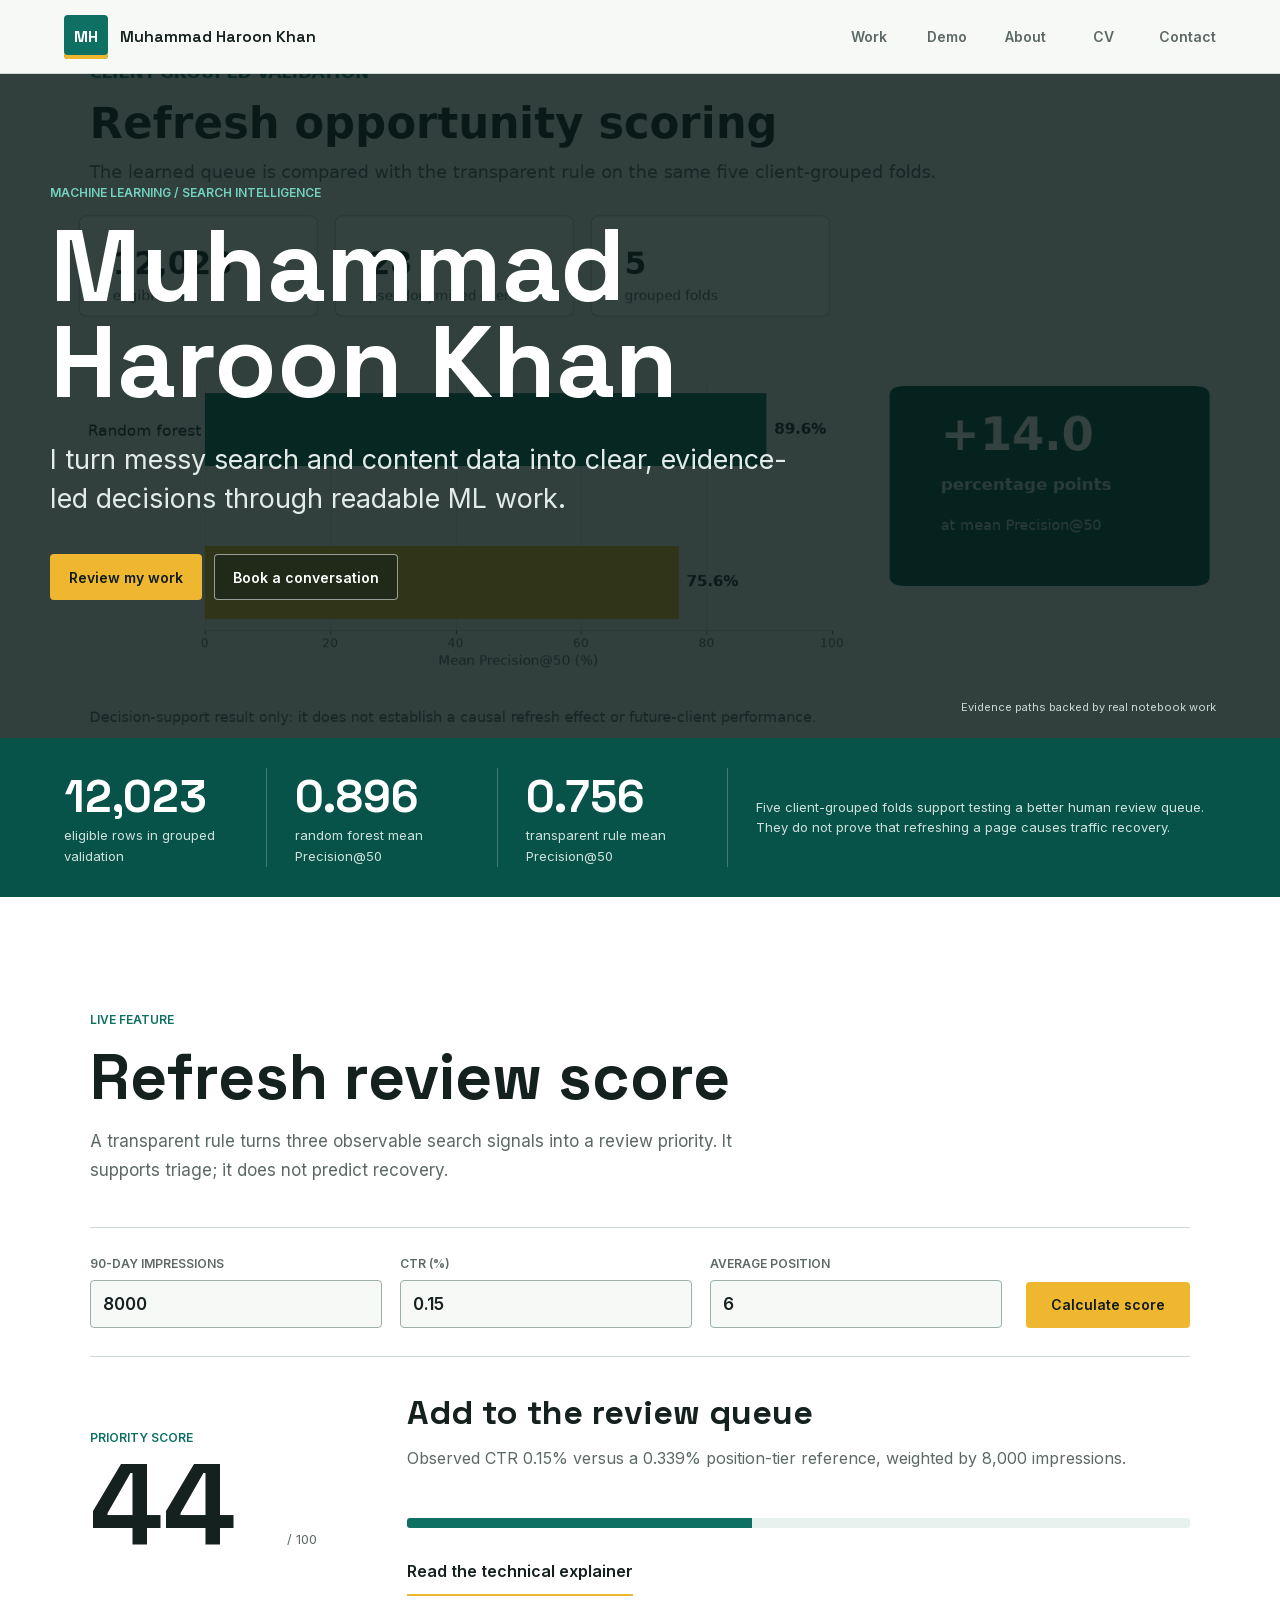
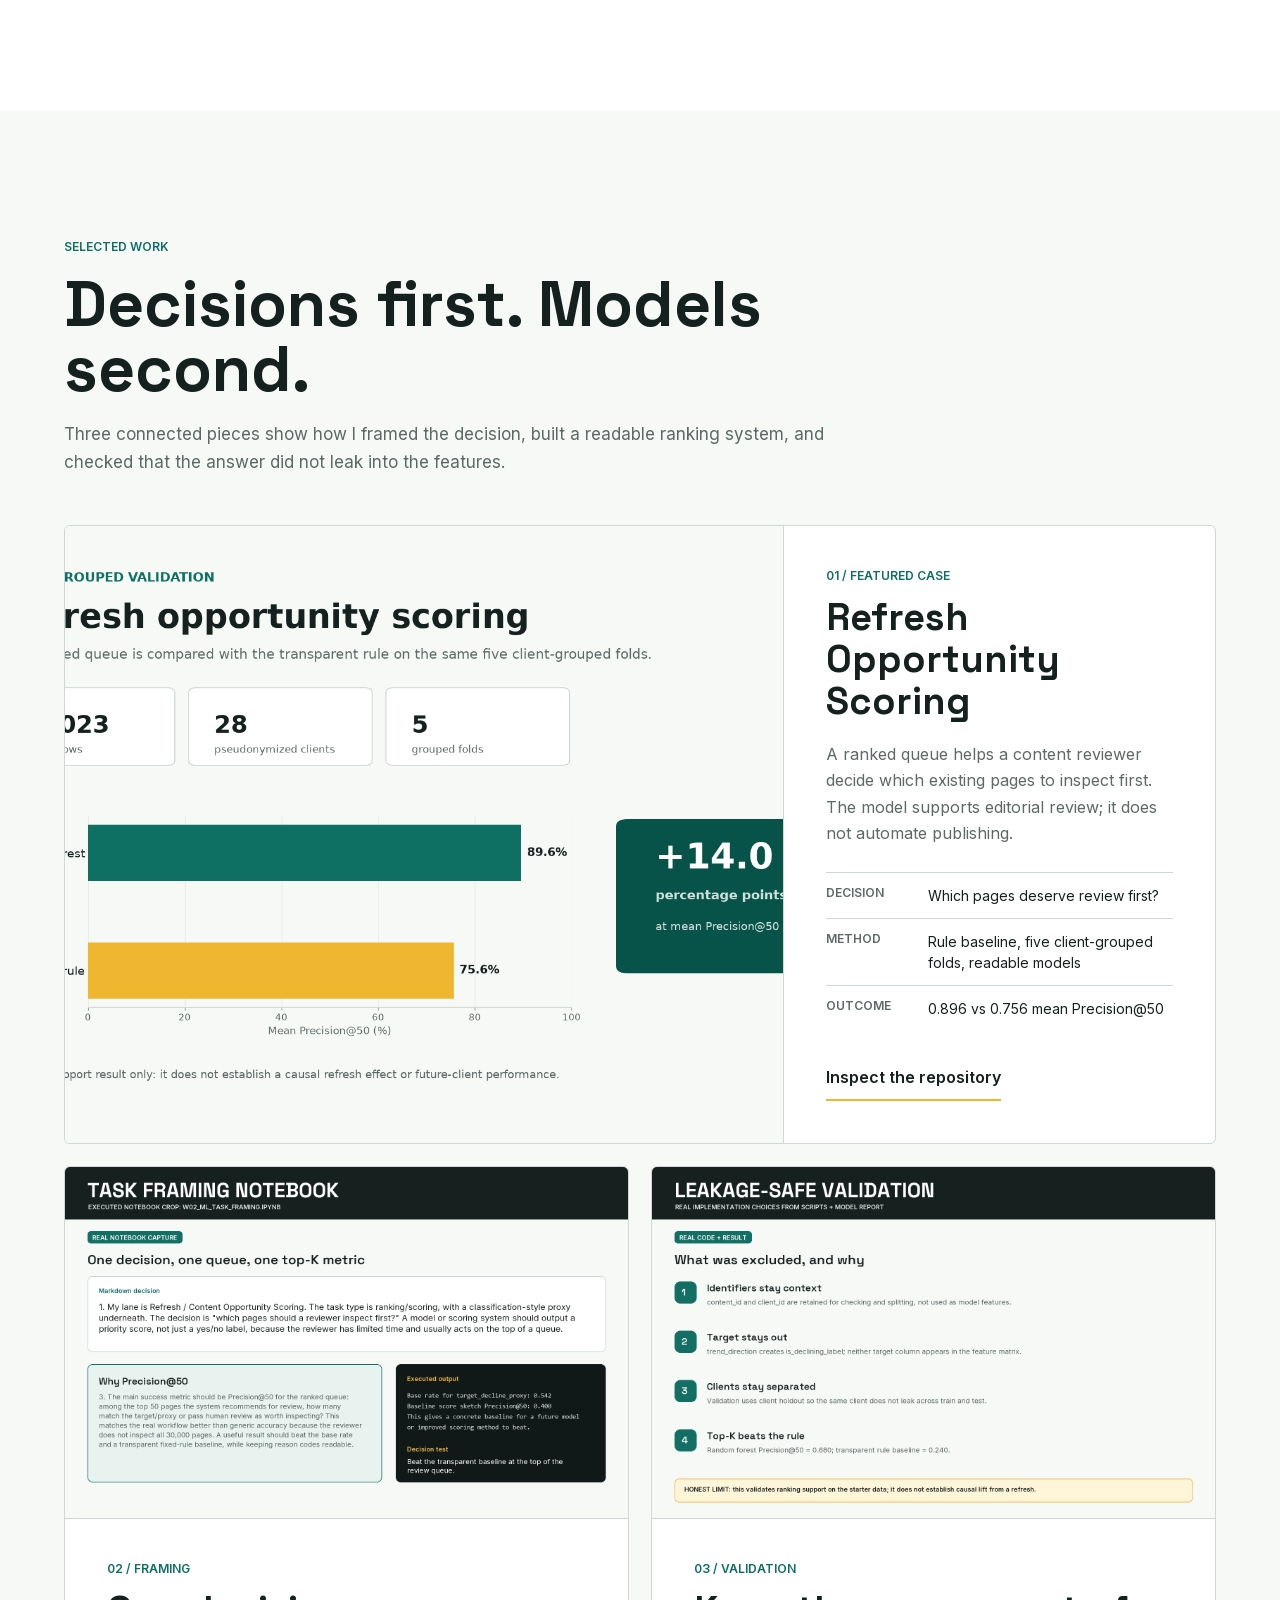
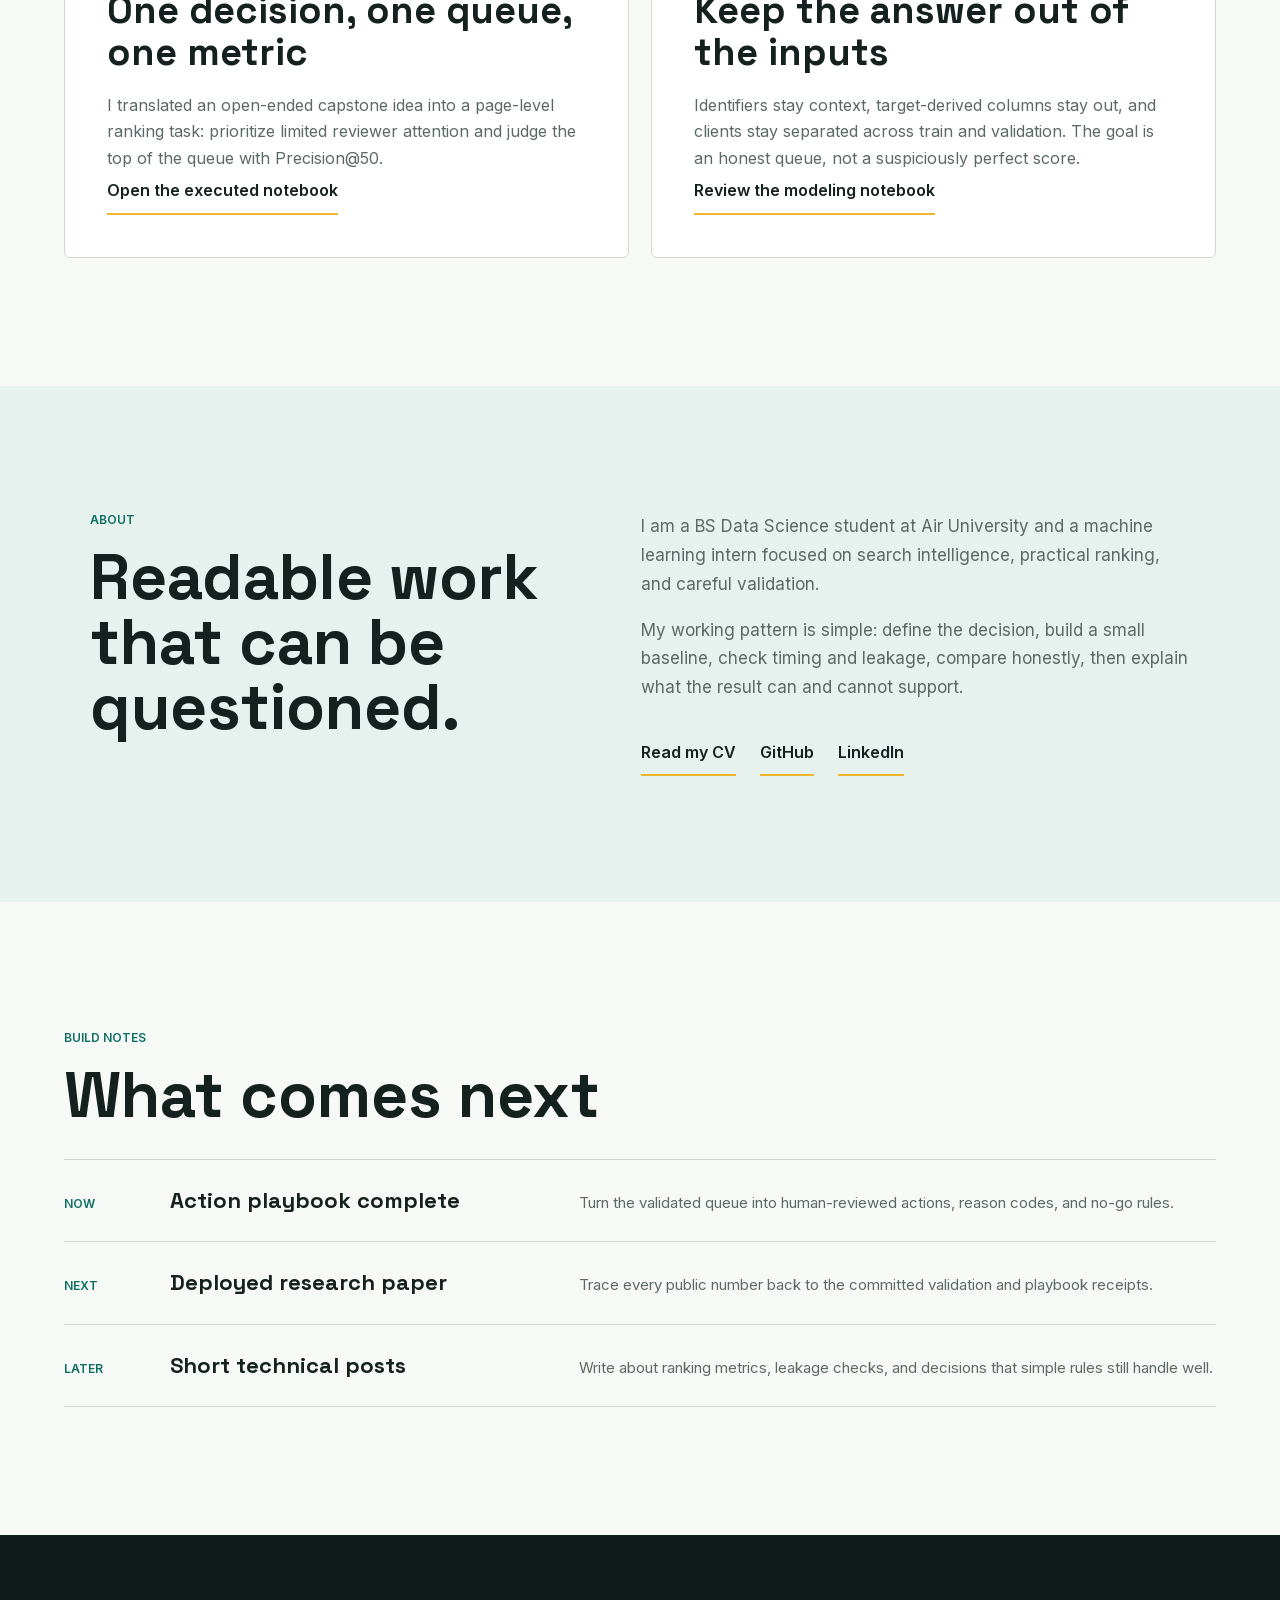
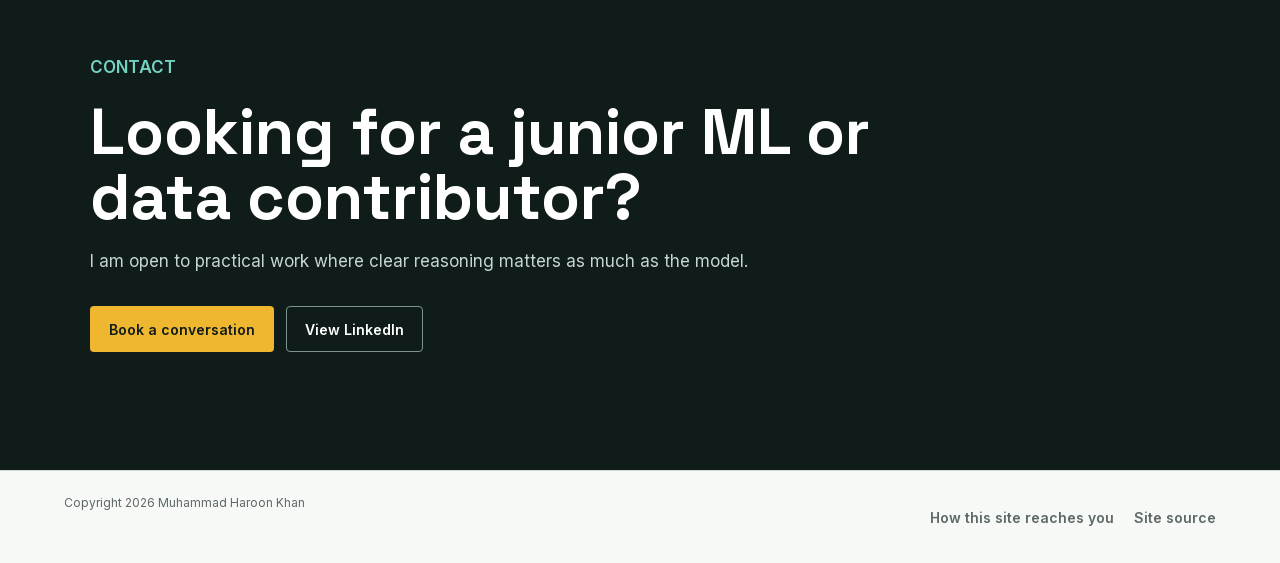
<file: index.html>
<!doctype html>
<html lang="en">
  <head>
    <meta charset="utf-8" />
    <meta name="viewport" content="width=device-width, initial-scale=1" />
    <meta
      name="description"
      content="Muhammad Haroon Khan turns search and content data into clear, evidence-led decisions through readable machine-learning work."
    />
    <meta name="robots" content="index, follow" />
    <meta name="theme-color" content="#075249" />
    <link rel="canonical" href="https://haroonk2607.github.io/ml-portfolio/" />
    <meta property="og:type" content="website" />
    <meta property="og:site_name" content="Muhammad Haroon Khan - ML Portfolio" />
    <meta property="og:title" content="Muhammad Haroon Khan | ML Portfolio" />
    <meta
      property="og:description"
      content="Search-intelligence and machine-learning work built around clear decisions, readable evidence, and honest limits."
    />
    <meta property="og:url" content="https://haroonk2607.github.io/ml-portfolio/" />
    <meta
      property="og:image"
      content="https://haroonk2607.github.io/ml-portfolio/assets/work/model-scorecard.png"
    />
    <meta property="og:image:width" content="1600" />
    <meta property="og:image:height" content="1000" />
    <meta
      property="og:image:alt"
      content="Model scorecard from Muhammad Haroon Khan's search-intelligence portfolio"
    />
    <meta name="twitter:card" content="summary_large_image" />
    <meta name="twitter:title" content="Muhammad Haroon Khan | ML Portfolio" />
    <meta
      name="twitter:description"
      content="Readable machine-learning work for practical search and content decisions."
    />
    <meta
      name="twitter:image"
      content="https://haroonk2607.github.io/ml-portfolio/assets/work/model-scorecard.png"
    />
    <title>Muhammad Haroon Khan | ML Portfolio</title>
    <link rel="icon" href="favicon.svg" type="image/svg+xml" />
    <link
      rel="preload"
      href="assets/fonts/Inter-Regular.woff2"
      as="font"
      type="font/woff2"
      crossorigin
    />
    <link
      rel="preload"
      href="assets/fonts/SpaceGrotesk-Bold.woff2"
      as="font"
      type="font/woff2"
      crossorigin
    />
    <link
      rel="preload"
      href="assets/work/hero-evidence-paths-mobile.webp"
      as="image"
      type="image/webp"
      media="(max-width: 700px)"
    />
    <link
      rel="preload"
      href="assets/work/model-scorecard.png"
      as="image"
      type="image/png"
      media="(min-width: 701px)"
    />
    <link rel="stylesheet" href="styles.css" />
    <script src="script.js" defer></script>
    <script type="application/ld+json">
      {
        "@context": "https://schema.org",
        "@type": "Person",
        "name": "Muhammad Haroon Khan",
        "url": "https://haroonk2607.github.io/ml-portfolio/",
        "jobTitle": "Machine Learning Intern",
        "sameAs": [
          "https://github.com/haroonk2607",
          "https://www.linkedin.com/in/muhammad-haroon-khan-aa30502a2/"
        ],
        "alumniOf": {
          "@type": "CollegeOrUniversity",
          "name": "Air University"
        }
      }
    </script>
  </head>
  <body>
    <a class="skip-link" href="#main-content">Skip to work</a>

    <header class="site-header">
      <a class="brand" href="#top" aria-label="Muhammad Haroon Khan home">
        <span class="mark" aria-hidden="true">MH</span>
        <span>Muhammad Haroon Khan</span>
      </a>
      <nav aria-label="Primary navigation">
        <a href="#work">Work</a>
        <a href="#demo">Demo</a>
        <a href="#about">About</a>
        <a href="cv.html">CV</a>
        <a href="#contact">Contact</a>
      </nav>
    </header>

    <main id="main-content">
      <section class="hero" id="top" aria-labelledby="hero-title">
        <div class="hero-scrim" aria-hidden="true"></div>
        <div class="hero-content">
          <p class="eyebrow">Machine learning / Search intelligence</p>
          <h1 id="hero-title">Muhammad Haroon Khan</h1>
          <p class="hero-claim">
            I turn messy search and content data into clear, evidence-led
            decisions through readable ML work.
          </p>
          <div class="hero-actions" aria-label="Primary actions">
            <a class="button button-primary" href="#work">Review my work</a>
            <a
              class="button button-secondary"
              href="mailto:haroonk2005@gmail.com?subject=Portfolio%20conversation"
            >Book a conversation</a>
          </div>
        </div>
        <p class="hero-caption">Evidence paths backed by real notebook work</p>
      </section>

      <section class="proof-band" aria-label="Portfolio proof snapshot">
        <div class="proof-item">
          <strong>12,023</strong>
          <span>eligible rows in grouped validation</span>
        </div>
        <div class="proof-item">
          <strong>0.896</strong>
          <span>random forest mean Precision@50</span>
        </div>
        <div class="proof-item">
          <strong>0.756</strong>
          <span>transparent rule mean Precision@50</span>
        </div>
        <p>
          Five client-grouped folds support testing a better human review queue.
          They do not prove that refreshing a page causes traffic recovery.
        </p>
      </section>

      <section class="demo-band" id="demo" aria-labelledby="demo-title">
        <div class="demo-heading">
          <p class="eyebrow">Live feature</p>
          <h2 id="demo-title">Refresh review score</h2>
          <p>
            A transparent rule turns three observable search signals into a
            review priority. It supports triage; it does not predict recovery.
          </p>
        </div>

        <form class="score-tool" id="score-form">
          <div class="score-inputs">
            <label for="impressions">
              <span>90-day impressions</span>
              <input
                id="impressions"
                name="impressions"
                type="number"
                min="1"
                max="1000000"
                step="1"
                value="8000"
                required
              />
            </label>
            <label for="ctr">
              <span>CTR (%)</span>
              <input
                id="ctr"
                name="ctr"
                type="number"
                min="0"
                max="100"
                step="0.01"
                value="0.15"
                required
              />
            </label>
            <label for="position">
              <span>Average position</span>
              <input
                id="position"
                name="position"
                type="number"
                min="1"
                max="20"
                step="0.1"
                value="6"
                required
              />
            </label>
          </div>
          <button class="button button-primary score-submit" type="submit">
            Calculate score
          </button>
        </form>

        <div class="score-result" aria-live="polite" aria-atomic="true">
          <div class="score-number">
            <span>Priority score</span>
            <output id="score-value" for="impressions ctr position">--</output>
            <span>/ 100</span>
          </div>
          <div class="score-interpretation">
            <strong id="score-action">Ready to score</strong>
            <p id="score-reason">Enter observed values and calculate.</p>
            <div
              class="score-meter"
              role="progressbar"
              aria-label="Review priority"
              aria-valuemin="0"
              aria-valuemax="100"
              aria-valuenow="0"
            >
              <span id="score-meter-fill"></span>
            </div>
            <a class="text-link" href="feature-explainer.html">Read the technical explainer</a>
          </div>
        </div>
        <noscript>This feature needs JavaScript enabled in the browser.</noscript>
      </section>

      <section class="section" id="work" aria-labelledby="work-title">
        <div class="section-heading">
          <p class="eyebrow">Selected work</p>
          <h2 id="work-title">Decisions first. Models second.</h2>
          <p>
            Three connected pieces show how I framed the decision, built a
            readable ranking system, and checked that the answer did not leak
            into the features.
          </p>
        </div>

        <div class="case-grid">
          <article class="case case-featured">
            <img
              src="assets/work/model-scorecard.png"
              alt="Client-grouped model scorecard showing 12,023 eligible rows, random forest mean Precision at 50 of 0.896, and rule baseline of 0.756"
              width="1600"
              height="1000"
              decoding="async"
            />
            <div class="case-copy">
              <p class="case-number">01 / Featured case</p>
              <h3>Refresh Opportunity Scoring</h3>
              <p>
                A ranked queue helps a content reviewer decide which existing
                pages to inspect first. The model supports editorial review; it
                does not automate publishing.
              </p>
              <dl class="case-details">
                <div><dt>Decision</dt><dd>Which pages deserve review first?</dd></div>
                <div><dt>Method</dt><dd>Rule baseline, five client-grouped folds, readable models</dd></div>
                <div><dt>Outcome</dt><dd>0.896 vs 0.756 mean Precision@50</dd></div>
              </dl>
              <a
                class="text-link"
                href="https://github.com/haroonk2607/flyrank-ml-internship-starter"
              >Inspect the repository</a>
            </div>
          </article>

          <article class="case">
            <img
              src="assets/work/task-framing.png"
              alt="Executed task-framing notebook explaining the review decision and Precision at 50"
              width="1600"
              height="1000"
              decoding="async"
            />
            <div class="case-copy">
              <p class="case-number">02 / Framing</p>
              <h3>One decision, one queue, one metric</h3>
              <p>
                I translated an open-ended capstone idea into a page-level
                ranking task: prioritize limited reviewer attention and judge
                the top of the queue with Precision@50.
              </p>
              <a
                class="text-link"
                href="https://github.com/haroonk2607/flyrank-ml-internship-starter/blob/main/work/notebooks/w02_ml_task_framing.ipynb"
              >Open the executed notebook</a>
            </div>
          </article>

          <article class="case">
            <img
              src="assets/work/leakage-validation.png"
              alt="Leakage-safe validation summary showing excluded identifiers, target columns, and client holdout"
              width="1600"
              height="1000"
              decoding="async"
            />
            <div class="case-copy">
              <p class="case-number">03 / Validation</p>
              <h3>Keep the answer out of the inputs</h3>
              <p>
                Identifiers stay context, target-derived columns stay out, and
                clients stay separated across train and validation. The goal is
                an honest queue, not a suspiciously perfect score.
              </p>
              <a
                class="text-link"
                href="https://github.com/haroonk2607/flyrank-ml-internship-starter/blob/main/work/notebooks/w05_model.ipynb"
              >Review the modeling notebook</a>
            </div>
          </article>
        </div>
      </section>

      <section class="about-band" id="about" aria-labelledby="about-title">
        <div>
          <p class="eyebrow">About</p>
          <h2 id="about-title">Readable work that can be questioned.</h2>
        </div>
        <div class="about-copy">
          <p>
            I am a BS Data Science student at Air University and a machine
            learning intern focused on search intelligence, practical ranking,
            and careful validation.
          </p>
          <p>
            My working pattern is simple: define the decision, build a small
            baseline, check timing and leakage, compare honestly, then explain
            what the result can and cannot support.
          </p>
          <div class="inline-links">
            <a href="cv.html">Read my CV</a>
            <a href="https://github.com/haroonk2607">GitHub</a>
            <a href="https://www.linkedin.com/in/muhammad-haroon-khan-aa30502a2/">LinkedIn</a>
          </div>
        </div>
      </section>

      <section class="section build-log" aria-labelledby="next-title">
        <div class="section-heading compact">
          <p class="eyebrow">Build notes</p>
          <h2 id="next-title">What comes next</h2>
        </div>
        <div class="roadmap" role="list">
          <div role="listitem">
            <span>Now</span>
            <strong>Action playbook complete</strong>
            <p>Turn the validated queue into human-reviewed actions, reason codes, and no-go rules.</p>
          </div>
          <div role="listitem">
            <span>Next</span>
            <strong>Deployed research paper</strong>
            <p>Trace every public number back to the committed validation and playbook receipts.</p>
          </div>
          <div role="listitem">
            <span>Later</span>
            <strong>Short technical posts</strong>
            <p>Write about ranking metrics, leakage checks, and decisions that simple rules still handle well.</p>
          </div>
        </div>
      </section>

      <section class="contact-band" id="contact" aria-labelledby="contact-title">
        <p class="eyebrow">Contact</p>
        <h2 id="contact-title">Looking for a junior ML or data contributor?</h2>
        <p>I am open to practical work where clear reasoning matters as much as the model.</p>
        <div class="contact-actions">
          <a
            class="button button-primary"
            href="mailto:haroonk2005@gmail.com?subject=Portfolio%20conversation"
          >Book a conversation</a>
          <a class="button button-secondary dark" href="https://www.linkedin.com/in/muhammad-haroon-khan-aa30502a2/">View LinkedIn</a>
        </div>
      </section>
    </main>

    <footer class="site-footer">
      <span>Copyright 2026 Muhammad Haroon Khan</span>
      <div>
        <a href="dns-walkthrough.html">How this site reaches you</a>
        <a href="https://github.com/haroonk2607/ml-portfolio">Site source</a>
      </div>
    </footer>
  </body>
</html>
</file>
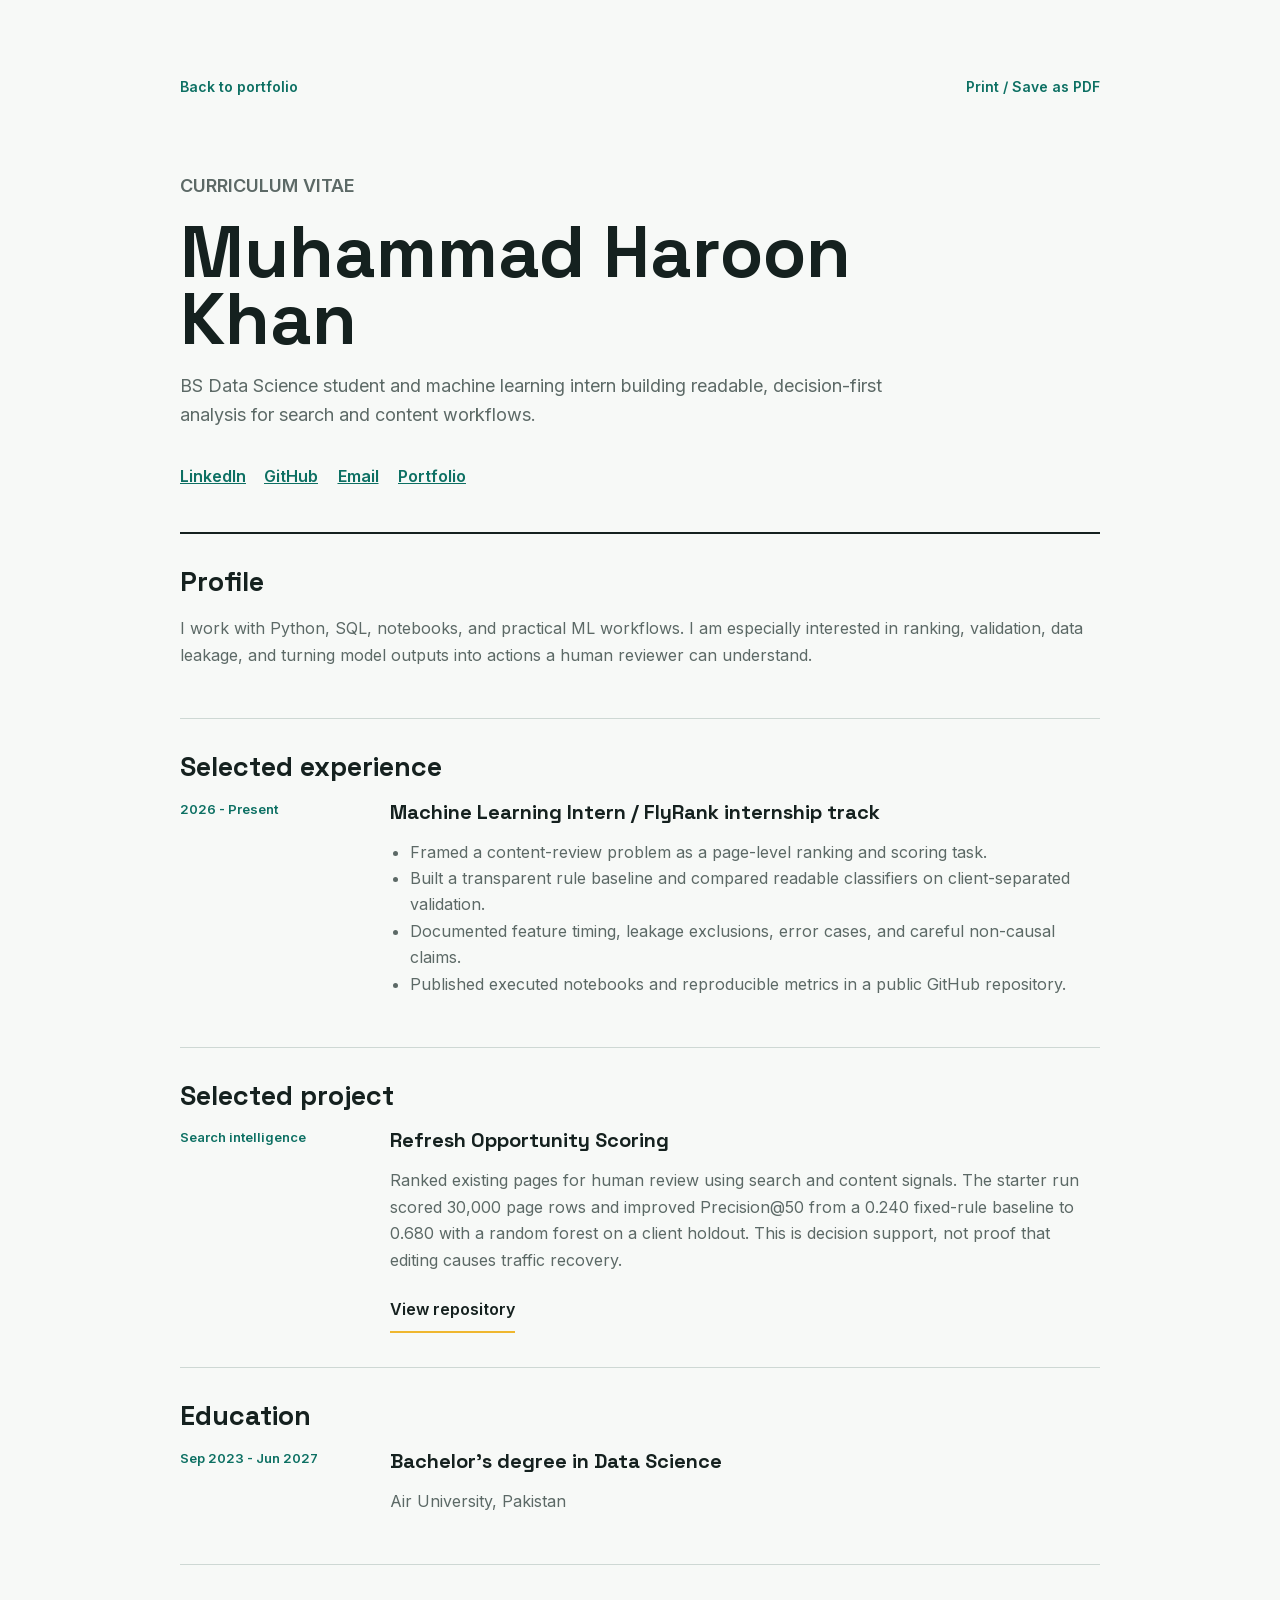
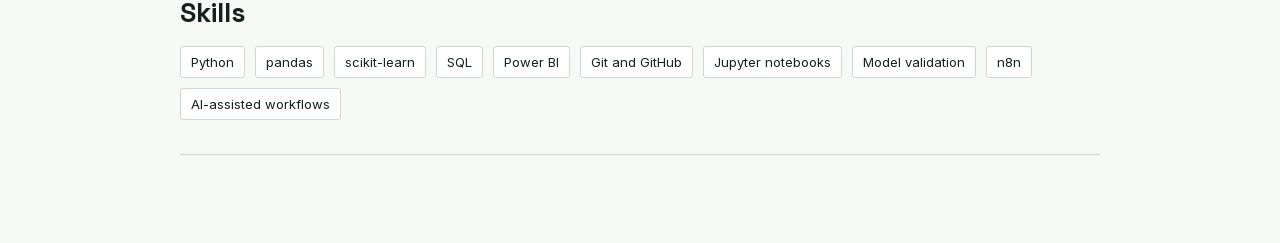
<file: cv.html>
<!doctype html>
<html lang="en">
  <head>
    <meta charset="utf-8" />
    <meta name="viewport" content="width=device-width, initial-scale=1" />
    <meta name="description" content="CV of Muhammad Haroon Khan, BS Data Science student and machine learning intern." />
    <meta name="robots" content="index, follow" />
    <link rel="canonical" href="https://haroonk2607.github.io/ml-portfolio/cv.html" />
    <title>CV | Muhammad Haroon Khan</title>
    <link rel="icon" href="favicon.svg" type="image/svg+xml" />
    <link rel="stylesheet" href="styles.css" />
    <style>
      .document-shell { width: min(920px, calc(100% - 40px)); margin: 0 auto; padding: 64px 0 88px; }
      .document-nav { display: flex; justify-content: space-between; gap: 20px; margin-bottom: 64px; }
      .document-nav a { color: var(--signal); font-weight: 600; }
      .cv-header { padding-bottom: 34px; border-bottom: 2px solid var(--ink); }
      .cv-header h1 { color: var(--ink); font-size: clamp(42px, 7vw, 72px); }
      .cv-header p { max-width: 710px; color: var(--muted); font-size: 18px; line-height: 1.6; }
      .cv-links { display: flex; flex-wrap: wrap; gap: 18px; margin-top: 24px; }
      .cv-links a { color: var(--signal); font-weight: 600; }
      .cv-section { padding: 34px 0; border-bottom: 1px solid var(--line); }
      .cv-section h2 { margin-bottom: 20px; font-size: 27px; }
      .cv-section h3 { font-size: 20px; }
      .cv-section p, .cv-section li { color: var(--muted); line-height: 1.65; }
      .cv-section ul { padding-left: 20px; }
      .cv-row { display: grid; grid-template-columns: 180px 1fr; gap: 30px; }
      .cv-row + .cv-row { margin-top: 26px; }
      .cv-date { color: var(--signal); font-size: 13px; font-weight: 600; }
      .skills { display: flex; flex-wrap: wrap; gap: 10px; }
      .skills span { padding: 7px 10px; border: 1px solid var(--line); border-radius: 3px; background: var(--white); font-size: 13px; }
      @media (max-width: 620px) { .cv-row { grid-template-columns: 1fr; gap: 8px; } }
      @media print { .document-shell { width: 100%; padding: 0; } .document-nav { display: none; } a { text-decoration: none; } }
    </style>
  </head>
  <body>
    <main class="document-shell">
      <nav class="document-nav" aria-label="CV navigation">
        <a href="index.html">Back to portfolio</a>
        <a href="javascript:window.print()">Print / Save as PDF</a>
      </nav>

      <header class="cv-header">
        <p class="eyebrow">Curriculum vitae</p>
        <h1>Muhammad Haroon Khan</h1>
        <p>
          BS Data Science student and machine learning intern building readable,
          decision-first analysis for search and content workflows.
        </p>
        <div class="cv-links">
          <a href="https://www.linkedin.com/in/muhammad-haroon-khan-aa30502a2/">LinkedIn</a>
          <a href="https://github.com/haroonk2607">GitHub</a>
          <a href="mailto:haroonk2005@gmail.com">Email</a>
          <a href="index.html">Portfolio</a>
        </div>
      </header>

      <section class="cv-section" aria-labelledby="profile-heading">
        <h2 id="profile-heading">Profile</h2>
        <p>
          I work with Python, SQL, notebooks, and practical ML workflows. I am
          especially interested in ranking, validation, data leakage, and turning
          model outputs into actions a human reviewer can understand.
        </p>
      </section>

      <section class="cv-section" aria-labelledby="experience-heading">
        <h2 id="experience-heading">Selected experience</h2>
        <div class="cv-row">
          <div class="cv-date">2026 - Present</div>
          <div>
            <h3>Machine Learning Intern / FlyRank internship track</h3>
            <ul>
              <li>Framed a content-review problem as a page-level ranking and scoring task.</li>
              <li>Built a transparent rule baseline and compared readable classifiers on client-separated validation.</li>
              <li>Documented feature timing, leakage exclusions, error cases, and careful non-causal claims.</li>
              <li>Published executed notebooks and reproducible metrics in a public GitHub repository.</li>
            </ul>
          </div>
        </div>
      </section>

      <section class="cv-section" aria-labelledby="project-heading">
        <h2 id="project-heading">Selected project</h2>
        <div class="cv-row">
          <div class="cv-date">Search intelligence</div>
          <div>
            <h3>Refresh Opportunity Scoring</h3>
            <p>
              Ranked existing pages for human review using search and content
              signals. The starter run scored 30,000 page rows and improved
              Precision@50 from a 0.240 fixed-rule baseline to 0.680 with a
              random forest on a client holdout. This is decision support, not
              proof that editing causes traffic recovery.
            </p>
            <a class="text-link" href="https://github.com/haroonk2607/flyrank-ml-internship-starter">View repository</a>
          </div>
        </div>
      </section>

      <section class="cv-section" aria-labelledby="education-heading">
        <h2 id="education-heading">Education</h2>
        <div class="cv-row">
          <div class="cv-date">Sep 2023 - Jun 2027</div>
          <div>
            <h3>Bachelor's degree in Data Science</h3>
            <p>Air University, Pakistan</p>
          </div>
        </div>
      </section>

      <section class="cv-section" aria-labelledby="skills-heading">
        <h2 id="skills-heading">Skills</h2>
        <div class="skills" aria-label="Skills list">
          <span>Python</span><span>pandas</span><span>scikit-learn</span>
          <span>SQL</span><span>Power BI</span><span>Git and GitHub</span>
          <span>Jupyter notebooks</span><span>Model validation</span>
          <span>n8n</span><span>AI-assisted workflows</span>
        </div>
      </section>
    </main>
  </body>
</html>
</file>
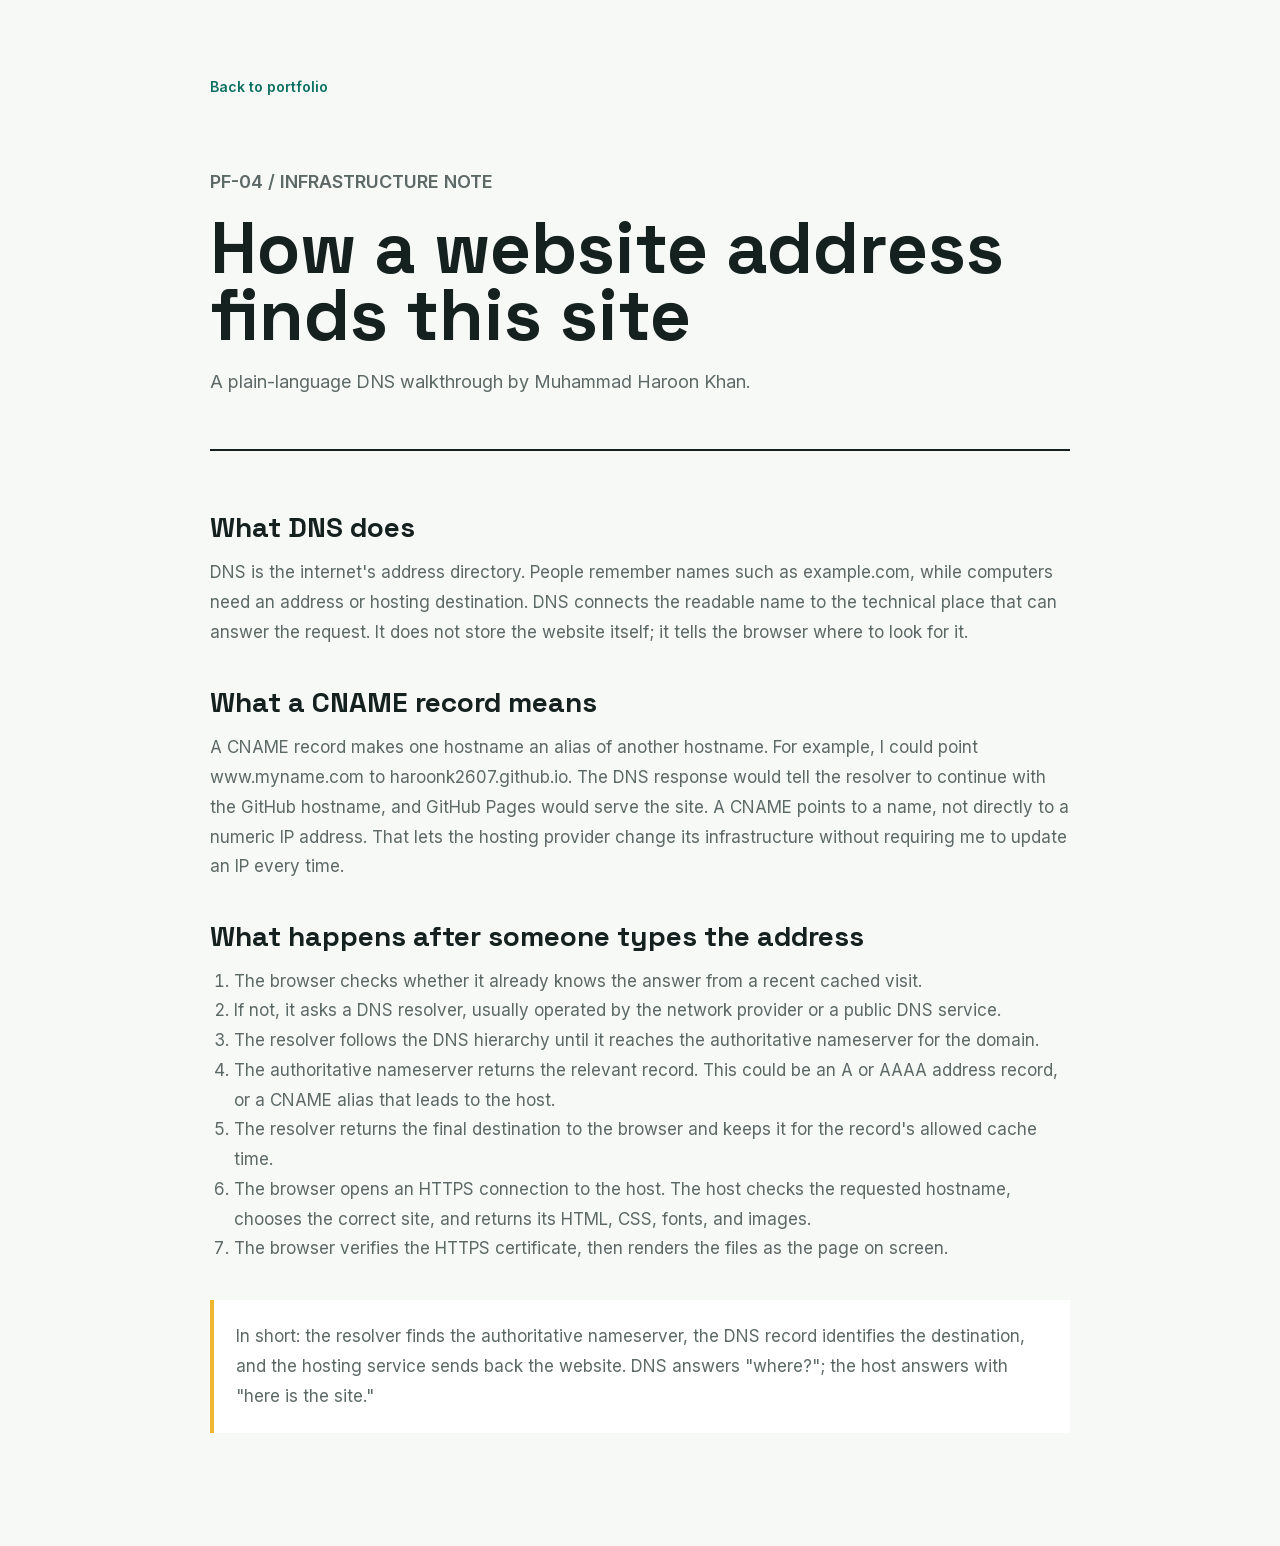
<file: dns-walkthrough.html>
<!doctype html>
<html lang="en">
  <head>
    <meta charset="utf-8" />
    <meta name="viewport" content="width=device-width, initial-scale=1" />
    <meta name="description" content="A plain-language walkthrough of DNS, CNAME records, and how a browser reaches a hosted website." />
    <meta name="robots" content="index, follow" />
    <link
      rel="canonical"
      href="https://haroonk2607.github.io/ml-portfolio/dns-walkthrough.html"
    />
    <title>DNS Walkthrough | Muhammad Haroon Khan</title>
    <link rel="icon" href="favicon.svg" type="image/svg+xml" />
    <link rel="stylesheet" href="styles.css" />
    <style>
      .document-shell { width: min(860px, calc(100% - 40px)); margin: 0 auto; padding: 64px 0 96px; }
      .document-nav { margin-bottom: 60px; }
      .document-nav a { color: var(--signal); font-weight: 600; }
      .document-header { padding-bottom: 34px; border-bottom: 2px solid var(--ink); }
      .document-header h1 { color: var(--ink); font-size: clamp(42px, 7vw, 72px); }
      .document-header p { color: var(--muted); font-size: 18px; line-height: 1.6; }
      .walkthrough { padding-top: 22px; }
      .walkthrough h2 { margin-top: 40px; font-size: 28px; }
      .walkthrough p, .walkthrough li { color: var(--muted); font-size: 17px; line-height: 1.75; }
      .walkthrough ol { padding-left: 24px; }
      .plain-note { margin-top: 36px; padding: 22px; border-left: 4px solid var(--proof); background: var(--white); }
    </style>
  </head>
  <body>
    <main class="document-shell">
      <nav class="document-nav" aria-label="Document navigation">
        <a href="index.html">Back to portfolio</a>
      </nav>

      <header class="document-header">
        <p class="eyebrow">PF-04 / Infrastructure note</p>
        <h1>How a website address finds this site</h1>
        <p>A plain-language DNS walkthrough by Muhammad Haroon Khan.</p>
      </header>

      <article class="walkthrough">
        <h2>What DNS does</h2>
        <p>
          DNS is the internet's address directory. People remember names such as
          example.com, while computers need an address or hosting destination.
          DNS connects the readable name to the technical place that can answer
          the request. It does not store the website itself; it tells the browser
          where to look for it.
        </p>

        <h2>What a CNAME record means</h2>
        <p>
          A CNAME record makes one hostname an alias of another hostname. For
          example, I could point www.myname.com to haroonk2607.github.io. The DNS
          response would tell the resolver to continue with the GitHub hostname,
          and GitHub Pages would serve the site. A CNAME points to a name, not
          directly to a numeric IP address. That lets the hosting provider change
          its infrastructure without requiring me to update an IP every time.
        </p>

        <h2>What happens after someone types the address</h2>
        <ol>
          <li>The browser checks whether it already knows the answer from a recent cached visit.</li>
          <li>If not, it asks a DNS resolver, usually operated by the network provider or a public DNS service.</li>
          <li>The resolver follows the DNS hierarchy until it reaches the authoritative nameserver for the domain.</li>
          <li>The authoritative nameserver returns the relevant record. This could be an A or AAAA address record, or a CNAME alias that leads to the host.</li>
          <li>The resolver returns the final destination to the browser and keeps it for the record's allowed cache time.</li>
          <li>The browser opens an HTTPS connection to the host. The host checks the requested hostname, chooses the correct site, and returns its HTML, CSS, fonts, and images.</li>
          <li>The browser verifies the HTTPS certificate, then renders the files as the page on screen.</li>
        </ol>

        <p class="plain-note">
          In short: the resolver finds the authoritative nameserver, the DNS
          record identifies the destination, and the hosting service sends back
          the website. DNS answers "where?"; the host answers with "here is the
          site."
        </p>
      </article>
    </main>
  </body>
</html>
</file>
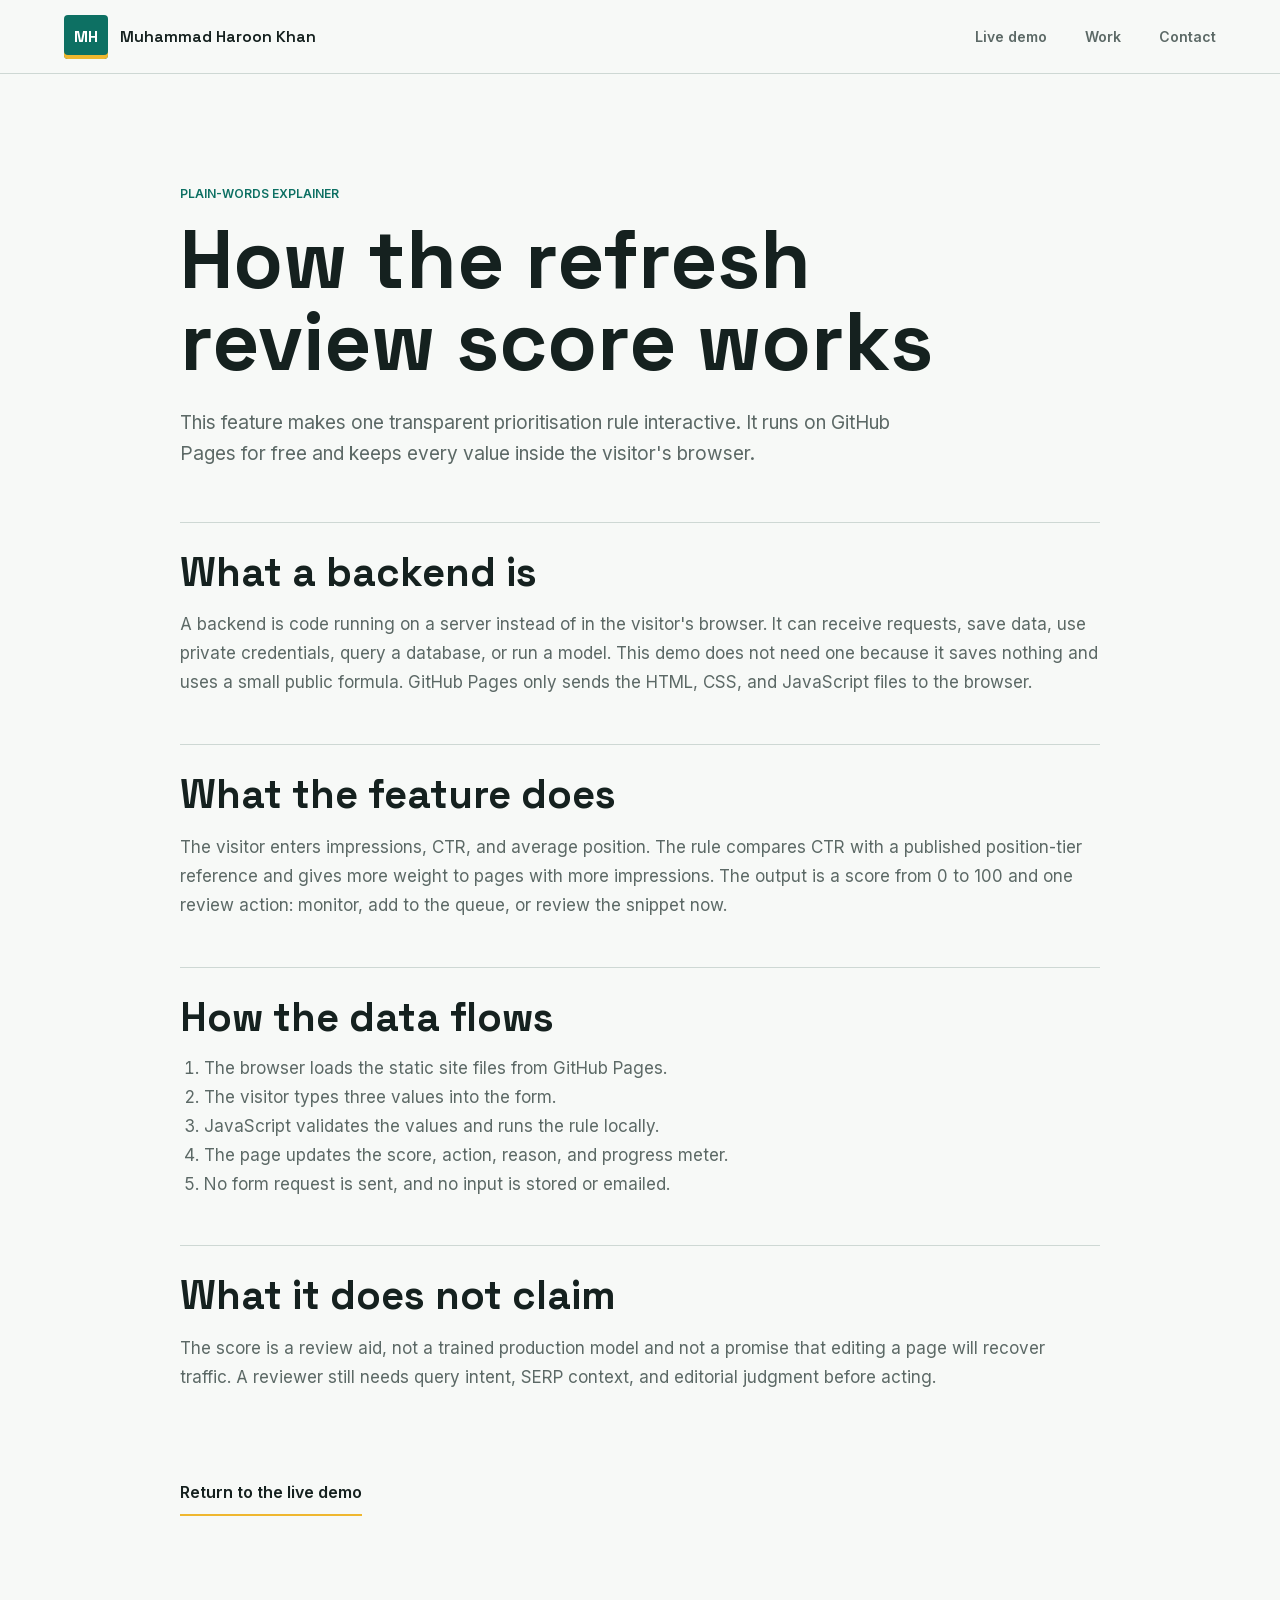
<file: feature-explainer.html>
<!doctype html>
<html lang="en">
  <head>
    <meta charset="utf-8" />
    <meta name="viewport" content="width=device-width, initial-scale=1" />
    <meta
      name="description"
      content="A plain-language explanation of the portfolio's live refresh review score."
    />
    <meta name="robots" content="index, follow" />
    <link
      rel="canonical"
      href="https://haroonk2607.github.io/ml-portfolio/feature-explainer.html"
    />
    <title>How the Live Feature Works | Muhammad Haroon Khan</title>
    <link rel="icon" href="favicon.svg" type="image/svg+xml" />
    <link rel="stylesheet" href="styles.css" />
    <style>
      .explainer-main {
        width: min(920px, calc(100% - 40px));
        margin: 0 auto;
        padding: clamp(64px, 9vw, 112px) 0;
      }
      .explainer-main h1 {
        max-width: 820px;
        color: var(--ink);
        font-size: clamp(44px, 7vw, 82px);
        line-height: 1;
      }
      .explainer-lead {
        max-width: 720px;
        margin: 24px 0 52px;
        color: var(--muted);
        font-size: 19px;
        line-height: 1.65;
      }
      .explainer-section {
        padding: 30px 0;
        border-top: 1px solid var(--line);
      }
      .explainer-section h2 { font-size: clamp(26px, 4vw, 40px); }
      .explainer-section p,
      .explainer-section li {
        color: var(--muted);
        font-size: 17px;
        line-height: 1.7;
      }
      .explainer-section ol { padding-left: 24px; }
      .explainer-back { margin-top: 34px; }
    </style>
  </head>
  <body>
    <header class="site-header">
      <a class="brand" href="index.html" aria-label="Return to portfolio">
        <span class="mark" aria-hidden="true">MH</span>
        <span>Muhammad Haroon Khan</span>
      </a>
      <nav aria-label="Explainer navigation">
        <a href="index.html#demo">Live demo</a>
        <a href="index.html#work">Work</a>
        <a href="index.html#contact">Contact</a>
      </nav>
    </header>

    <main class="explainer-main">
      <p class="eyebrow">Plain-words explainer</p>
      <h1>How the refresh review score works</h1>
      <p class="explainer-lead">
        This feature makes one transparent prioritisation rule interactive. It
        runs on GitHub Pages for free and keeps every value inside the visitor's
        browser.
      </p>

      <section class="explainer-section" aria-labelledby="backend-title">
        <h2 id="backend-title">What a backend is</h2>
        <p>
          A backend is code running on a server instead of in the visitor's
          browser. It can receive requests, save data, use private credentials,
          query a database, or run a model. This demo does not need one because
          it saves nothing and uses a small public formula. GitHub Pages only
          sends the HTML, CSS, and JavaScript files to the browser.
        </p>
      </section>

      <section class="explainer-section" aria-labelledby="feature-title">
        <h2 id="feature-title">What the feature does</h2>
        <p>
          The visitor enters impressions, CTR, and average position. The rule
          compares CTR with a published position-tier reference and gives more
          weight to pages with more impressions. The output is a score from 0
          to 100 and one review action: monitor, add to the queue, or review the
          snippet now.
        </p>
      </section>

      <section class="explainer-section" aria-labelledby="flow-title">
        <h2 id="flow-title">How the data flows</h2>
        <ol>
          <li>The browser loads the static site files from GitHub Pages.</li>
          <li>The visitor types three values into the form.</li>
          <li>JavaScript validates the values and runs the rule locally.</li>
          <li>The page updates the score, action, reason, and progress meter.</li>
          <li>No form request is sent, and no input is stored or emailed.</li>
        </ol>
      </section>

      <section class="explainer-section" aria-labelledby="limit-title">
        <h2 id="limit-title">What it does not claim</h2>
        <p>
          The score is a review aid, not a trained production model and not a
          promise that editing a page will recover traffic. A reviewer still
          needs query intent, SERP context, and editorial judgment before
          acting.
        </p>
      </section>

      <a class="text-link explainer-back" href="index.html#demo">Return to the live demo</a>
    </main>
  </body>
</html>
</file>
<file: styles.css>
@font-face {
  font-family: "Inter";
  src:
    url("assets/fonts/Inter-Regular.woff2") format("woff2"),
    url("assets/fonts/Inter-Regular.ttf") format("truetype");
  font-weight: 400;
  font-display: swap;
}

@font-face {
  font-family: "Inter";
  src:
    url("assets/fonts/Inter-SemiBold.woff2") format("woff2"),
    url("assets/fonts/Inter-SemiBold.ttf") format("truetype");
  font-weight: 600;
  font-display: swap;
}

@font-face {
  font-family: "Space Grotesk";
  src:
    url("assets/fonts/SpaceGrotesk-SemiBold.woff2") format("woff2"),
    url("assets/fonts/SpaceGrotesk-SemiBold.ttf") format("truetype");
  font-weight: 600;
  font-display: swap;
}

@font-face {
  font-family: "Space Grotesk";
  src:
    url("assets/fonts/SpaceGrotesk-Bold.woff2") format("woff2"),
    url("assets/fonts/SpaceGrotesk-Bold.ttf") format("truetype");
  font-weight: 700;
  font-display: swap;
}

:root {
  color-scheme: light;
  --signal: #0d7063;
  --signal-dark: #075249;
  --ink: #15211f;
  --paper: #f7f9f7;
  --white: #ffffff;
  --proof: #efb72f;
  --muted: #5c6966;
  --line: #ced8d4;
  --soft: #e7f1ee;
  --dark: #101c1a;
}

* { box-sizing: border-box; }

html {
  scroll-behavior: smooth;
  background: var(--paper);
}

body {
  margin: 0;
  min-width: 320px;
  color: var(--ink);
  background: var(--paper);
  font-family: "Inter", "Segoe UI", Arial, sans-serif;
  letter-spacing: 0;
}

img { display: block; max-width: 100%; }
a { color: inherit; }

h1,
h2,
h3,
.brand,
.proof-item strong {
  font-family: "Space Grotesk", "Segoe UI", Arial, sans-serif;
}

h1, h2, h3, p { overflow-wrap: anywhere; }

.skip-link {
  min-height: 44px;
  position: fixed;
  top: 12px;
  left: 12px;
  z-index: 20;
  padding: 10px 14px;
  color: var(--white);
  background: var(--signal-dark);
  transform: translateY(-150%);
}

.skip-link:focus { transform: translateY(0); }

.site-header {
  min-height: 74px;
  padding: 12px clamp(20px, 5vw, 72px);
  display: flex;
  align-items: center;
  justify-content: space-between;
  gap: 24px;
  border-bottom: 1px solid var(--line);
  background: var(--paper);
}

.brand {
  min-width: 0;
  display: inline-flex;
  align-items: center;
  gap: 12px;
  font-size: 16px;
  font-weight: 600;
  text-decoration: none;
}

.mark {
  width: 44px;
  height: 44px;
  flex: 0 0 44px;
  display: grid;
  place-items: center;
  border-radius: 4px;
  color: var(--white);
  background: var(--signal);
  box-shadow: inset 0 -4px var(--proof);
  font-size: 16px;
  font-weight: 700;
}

nav {
  display: flex;
  align-items: center;
  gap: clamp(14px, 3vw, 34px);
}

nav a,
.site-footer a {
  color: var(--muted);
  font-size: 14px;
  font-weight: 600;
  text-decoration: none;
}

nav a,
.site-footer a,
.text-link,
.inline-links a,
.cv-links a {
  min-height: 44px;
  display: inline-flex;
  align-items: center;
}

nav a,
.cv-links a {
  min-width: 44px;
  justify-content: center;
}

nav a:hover,
nav a:focus-visible,
.site-footer a:hover,
.site-footer a:focus-visible { color: var(--signal); }

.hero {
  min-height: calc(82svh - 74px);
  position: relative;
  isolation: isolate;
  display: grid;
  align-items: center;
  overflow: hidden;
  color: var(--white);
  background: var(--dark) url("assets/work/model-scorecard.png") center / cover no-repeat;
}

.hero-scrim {
  position: absolute;
  inset: 0;
  z-index: -1;
  background: rgba(7, 24, 21, 0.82);
}

.hero-content {
  width: min(1180px, calc(100% - 40px));
  margin: 0 auto;
  padding: clamp(74px, 11vh, 128px) 0 clamp(92px, 14vh, 150px);
}

.eyebrow {
  margin: 0 0 18px;
  color: var(--signal);
  font-size: 12px;
  font-weight: 700;
  text-transform: uppercase;
}

.hero .eyebrow,
.contact-band .eyebrow { color: #74d2c2; }

h1 {
  max-width: 850px;
  margin: 0;
  font-size: clamp(54px, 8vw, 112px);
  font-weight: 700;
  line-height: 0.94;
}

.hero-claim {
  max-width: 760px;
  margin: 30px 0 0;
  color: #e2ebe8;
  font-size: clamp(19px, 2.2vw, 27px);
  line-height: 1.45;
}

.hero-actions,
.contact-actions,
.inline-links {
  display: flex;
  flex-wrap: wrap;
  gap: 12px;
}

.hero-actions { margin-top: 36px; }

.button {
  min-height: 46px;
  padding: 12px 18px;
  display: inline-flex;
  align-items: center;
  justify-content: center;
  border: 1px solid transparent;
  border-radius: 4px;
  font-size: 14px;
  font-weight: 600;
  text-decoration: none;
}

.button-primary {
  color: var(--dark);
  background: var(--proof);
}

.button-primary:hover,
.button-primary:focus-visible { background: #ffd66e; }

.button-secondary {
  color: var(--white);
  border-color: rgba(255, 255, 255, 0.55);
  background: rgba(16, 28, 26, 0.42);
}

.button-secondary:hover,
.button-secondary:focus-visible {
  border-color: var(--white);
  background: rgba(16, 28, 26, 0.82);
}

.button-secondary.dark {
  border-color: #7f928e;
  background: transparent;
}

.hero-caption {
  position: absolute;
  right: clamp(20px, 5vw, 72px);
  bottom: 24px;
  margin: 0;
  color: #cbd9d5;
  font-size: 11px;
}

.proof-band {
  padding: 30px clamp(20px, 5vw, 72px);
  display: grid;
  grid-template-columns: repeat(3, minmax(140px, 0.75fr)) minmax(260px, 1.7fr);
  align-items: center;
  gap: 28px;
  color: var(--white);
  background: var(--signal-dark);
}

.proof-item {
  min-width: 0;
  padding-right: 22px;
  border-right: 1px solid rgba(255, 255, 255, 0.24);
}

.proof-item strong,
.proof-item span { display: block; }
.proof-item strong { font-size: clamp(28px, 3.5vw, 48px); }

.proof-item span,
.proof-band > p {
  color: #cfe1dc;
  font-size: 13px;
  line-height: 1.6;
}

.proof-band > p { margin: 0; }

.demo-band {
  padding: clamp(76px, 9vw, 120px) clamp(20px, 7vw, 112px);
  color: var(--ink);
  background: var(--white);
}

.demo-heading {
  max-width: 820px;
  margin-bottom: 42px;
}

.demo-heading > p:last-child {
  max-width: 700px;
  color: var(--muted);
  font-size: 17px;
  line-height: 1.7;
}

.score-tool {
  padding: 28px 0;
  display: grid;
  grid-template-columns: minmax(0, 1fr) auto;
  gap: 24px;
  align-items: end;
  border-top: 1px solid var(--line);
  border-bottom: 1px solid var(--line);
}

.score-inputs {
  display: grid;
  grid-template-columns: repeat(3, minmax(0, 1fr));
  gap: 18px;
}

.score-inputs label {
  min-width: 0;
  display: grid;
  gap: 9px;
  color: var(--muted);
  font-size: 12px;
  font-weight: 700;
  text-transform: uppercase;
}

.score-inputs input {
  width: 100%;
  min-height: 48px;
  padding: 10px 12px;
  border: 1px solid #9cafaa;
  border-radius: 4px;
  color: var(--ink);
  background: var(--paper);
  font: 600 17px/1 "Inter", sans-serif;
}

.score-inputs input:focus { border-color: var(--signal); }

.score-inputs input[aria-invalid="true"] {
  border-color: #b43b32;
  box-shadow: 0 0 0 1px #b43b32;
}

.score-submit {
  min-width: 164px;
  border: 0;
  cursor: pointer;
  font-family: "Inter", sans-serif;
}

.score-result {
  min-height: 210px;
  padding: 34px 0 0;
  display: grid;
  grid-template-columns: minmax(180px, 0.45fr) minmax(320px, 1.55fr);
  gap: clamp(32px, 7vw, 96px);
  align-items: center;
}

.score-number {
  display: grid;
  grid-template-columns: 1fr auto;
  align-items: baseline;
  color: var(--muted);
  font-size: 13px;
}

.score-number > span:first-child {
  grid-column: 1 / -1;
  margin-bottom: 8px;
  color: var(--signal);
  font-size: 12px;
  font-weight: 700;
  text-transform: uppercase;
}

#score-value {
  color: var(--ink);
  font-family: "Space Grotesk", sans-serif;
  font-size: clamp(64px, 9vw, 116px);
  font-weight: 700;
  line-height: 0.9;
}

.score-interpretation strong {
  font-family: "Space Grotesk", sans-serif;
  font-size: clamp(24px, 3vw, 34px);
}

.score-interpretation p {
  min-height: 52px;
  margin: 12px 0 20px;
  color: var(--muted);
  line-height: 1.6;
}

.score-meter {
  width: 100%;
  height: 10px;
  margin-bottom: 24px;
  overflow: hidden;
  border-radius: 3px;
  background: var(--soft);
}

.score-meter span {
  width: 0;
  height: 100%;
  display: block;
  background: var(--signal);
  transition: width 220ms ease;
}

.section {
  width: min(1320px, 100%);
  margin: 0 auto;
  padding: clamp(76px, 10vw, 132px) clamp(20px, 5vw, 72px);
}

.section-heading {
  max-width: 790px;
  margin-bottom: 48px;
}

.section-heading.compact { margin-bottom: 30px; }

h2 {
  margin: 0;
  font-size: clamp(36px, 5vw, 68px);
  line-height: 1.02;
}

.section-heading > p:last-child,
.about-copy p,
.contact-band > p,
.roadmap p {
  color: var(--muted);
  font-size: 17px;
  line-height: 1.7;
}

.case-grid {
  display: grid;
  grid-template-columns: repeat(2, minmax(0, 1fr));
  gap: 22px;
}

.case {
  overflow: hidden;
  border: 1px solid var(--line);
  border-radius: 6px;
  background: var(--white);
}

.case-featured {
  grid-column: 1 / -1;
  display: grid;
  grid-template-columns: minmax(0, 1.25fr) minmax(340px, 0.75fr);
}

.case img {
  width: 100%;
  height: auto;
  aspect-ratio: 16 / 10;
  object-fit: cover;
  border-bottom: 1px solid var(--line);
}

.case-featured img {
  height: 100%;
  border-right: 1px solid var(--line);
  border-bottom: 0;
}

.case-copy { padding: clamp(24px, 3.5vw, 42px); }

.case-number {
  margin: 0 0 14px;
  color: var(--signal);
  font-size: 12px;
  font-weight: 700;
  text-transform: uppercase;
}

h3 {
  margin: 0;
  font-size: clamp(25px, 3vw, 38px);
  line-height: 1.1;
}

.case-copy > p:not(.case-number) {
  margin: 18px 0 0;
  color: var(--muted);
  line-height: 1.65;
}

.case-details { margin: 26px 0; }

.case-details div {
  padding: 12px 0;
  display: grid;
  grid-template-columns: 88px 1fr;
  gap: 14px;
  border-top: 1px solid var(--line);
}

.case-details dt {
  color: var(--muted);
  font-size: 12px;
  font-weight: 600;
  text-transform: uppercase;
}

.case-details dd {
  margin: 0;
  font-size: 14px;
  line-height: 1.5;
}

.text-link,
.inline-links a {
  display: inline-flex;
  align-items: center;
  padding-bottom: 3px;
  border-bottom: 2px solid var(--proof);
  font-weight: 600;
  text-decoration: none;
}

.text-link:hover,
.text-link:focus-visible,
.inline-links a:hover,
.inline-links a:focus-visible {
  color: var(--signal);
  border-bottom-color: var(--signal);
}

.about-band {
  padding: clamp(76px, 10vw, 126px) clamp(20px, 7vw, 112px);
  display: grid;
  grid-template-columns: minmax(0, 0.9fr) minmax(320px, 1.1fr);
  gap: clamp(48px, 8vw, 128px);
  background: var(--soft);
}

.about-copy p:first-child { margin-top: 0; }

.inline-links {
  margin-top: 30px;
  gap: 24px;
}

.roadmap { border-top: 1px solid var(--line); }

.roadmap > div {
  padding: 26px 0;
  display: grid;
  grid-template-columns: 80px minmax(220px, 0.75fr) minmax(280px, 1.25fr);
  gap: 26px;
  align-items: baseline;
  border-bottom: 1px solid var(--line);
}

.roadmap span {
  color: var(--signal);
  font-size: 12px;
  font-weight: 700;
  text-transform: uppercase;
}

.roadmap strong {
  font-family: "Space Grotesk", sans-serif;
  font-size: 22px;
}

.roadmap p {
  margin: 0;
  font-size: 15px;
}

.contact-band {
  padding: clamp(70px, 10vw, 118px) clamp(20px, 7vw, 112px);
  color: var(--white);
  background: var(--dark);
}

.contact-band h2 { max-width: 850px; }

.contact-band > p {
  max-width: 680px;
  color: #c6d5d1;
}

.contact-actions { margin-top: 30px; }

.site-footer {
  padding: 24px clamp(20px, 5vw, 72px);
  display: flex;
  justify-content: space-between;
  gap: 24px;
  color: var(--muted);
  border-top: 1px solid var(--line);
  font-size: 12px;
}

.site-footer div {
  display: flex;
  flex-wrap: wrap;
  gap: 20px;
}

:focus-visible {
  outline: 3px solid var(--proof);
  outline-offset: 4px;
}

@media (max-width: 940px) {
  .proof-band { grid-template-columns: repeat(3, minmax(0, 1fr)); }
  .proof-band > p { grid-column: 1 / -1; }
  .case-featured { grid-template-columns: 1fr; }
  .case-featured img {
    height: auto;
    border-right: 0;
    border-bottom: 1px solid var(--line);
  }
  .about-band { grid-template-columns: 1fr; }
  .score-tool { grid-template-columns: 1fr; }
  .score-submit { width: 100%; }
}

@media (max-width: 700px) {
  .site-header {
    align-items: flex-start;
    flex-direction: column;
    gap: 12px;
  }
  nav {
    width: 100%;
    justify-content: space-between;
  }
  .hero {
    min-height: 76svh;
    background-image: url("assets/work/hero-evidence-paths-mobile.webp");
    background-position: center;
  }
  .hero-scrim { background: rgba(7, 24, 21, 0.88); }
  h1 { font-size: 54px; }
  .hero-caption { left: 20px; right: auto; }
  .proof-band, .case-grid { grid-template-columns: 1fr; }
  .score-inputs,
  .score-result { grid-template-columns: 1fr; }
  .score-result { gap: 24px; }
  .proof-item {
    padding: 0 0 18px;
    border-right: 0;
    border-bottom: 1px solid rgba(255, 255, 255, 0.24);
  }
  .proof-band > p { grid-column: auto; }
  .case-featured { grid-column: auto; }
  .roadmap > div {
    grid-template-columns: 1fr;
    gap: 8px;
  }
  .site-footer { flex-direction: column; }
}

@media (max-width: 420px) {
  .brand > span:last-child { max-width: 190px; }
  h1 { font-size: 46px; }
  .button { width: 100%; }
}

@media (prefers-reduced-motion: reduce) {
  html { scroll-behavior: auto; }
  .score-meter span { transition: none; }
}

@media print {
  .site-header,
  .hero-actions,
  .contact-band,
  .site-footer { display: none; }
}
</file>
